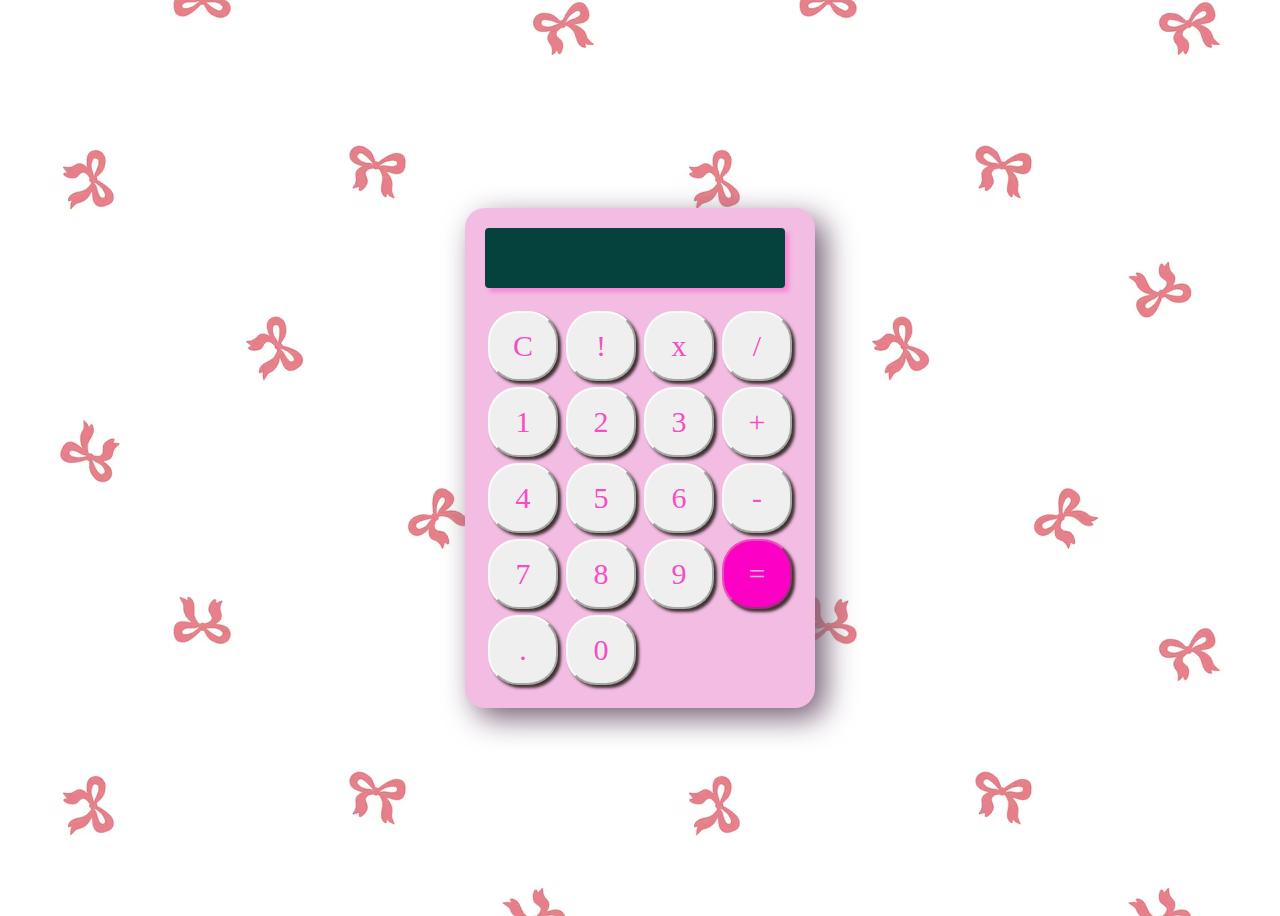
<file: projeto-js/calculadora/index.html>
<!DOCTYPE html>
<html lang="pt-br">

<head>
    <meta charset="UTF-8">
    <meta name="viewport" content="width=device-width, initial-scale=1.0">
    <title>🎀CALCULADORA🎀</title>
    <link rel="stylesheet" href="style.css">
</head>

<body>
    <div id="caixa">
        <div id="vizor"></div>
        <div id="b">
            <button onclick="limp()">C</button>
            <button onclick="delet()">!</button>
            <button onclick="num('*')">x</button>
            <button onclick="num('/')">/</button>
            <button onclick="num('1')">1</button>
            <button onclick="num('2')">2</button>
            <button onclick="num('3')">3</button>
            <button onclick="num('+')">+</button>
            <button onclick="num('4')">4</button>
            <button onclick="num('5')">5</button>
            <button onclick="num('6')">6</button>
            <button onclick="num('-')">-</button>
            <button onclick="num('7')">7</button>
            <button onclick="num('8')">8</button>
            <button onclick="num('9')">9</button>
            <button onclick="calcular()" id="ig">=</button>
            <button onclick="num('.')">.</button>
            <button onclick="num('0')" id="zero">0</button>

        </div>
    </div>
    <script src="script.js"></script>
</body>

</html>
</file>
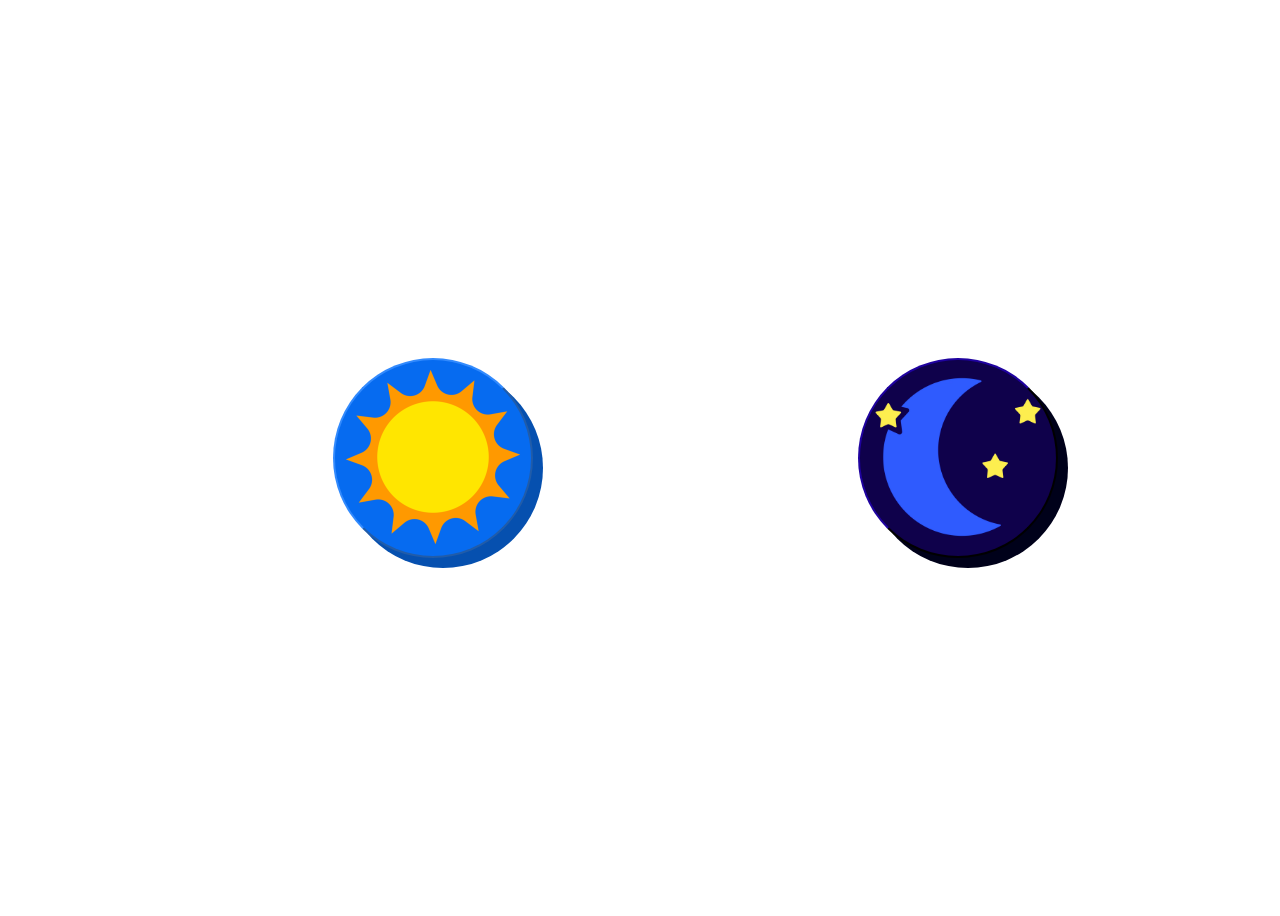
<file: projeto-js/claro-escuro/index.html>
<!DOCTYPE html>
<html lang="pt-br">

<head>
    <meta charset="UTF-8">
    <meta name="viewport" content="width=device-width, initial-scale=1.0">
    <title>☀🌙</title>
    <link rel="stylesheet" href="style.css">
</head>

<body>
    <div id="botaomudança">
        <button id="botaos" onclick="claro()">
            <img src="sol.png" alt="sol" width="180px;" height="180px;">
        </button>
        <button id="botaol" onclick="escuro()">
            <img src="lua" alt="lua" width="180px;" height="180px;">
        </button>
    </div>
</body>
<script src="script.js"></script>

</html>
</file>
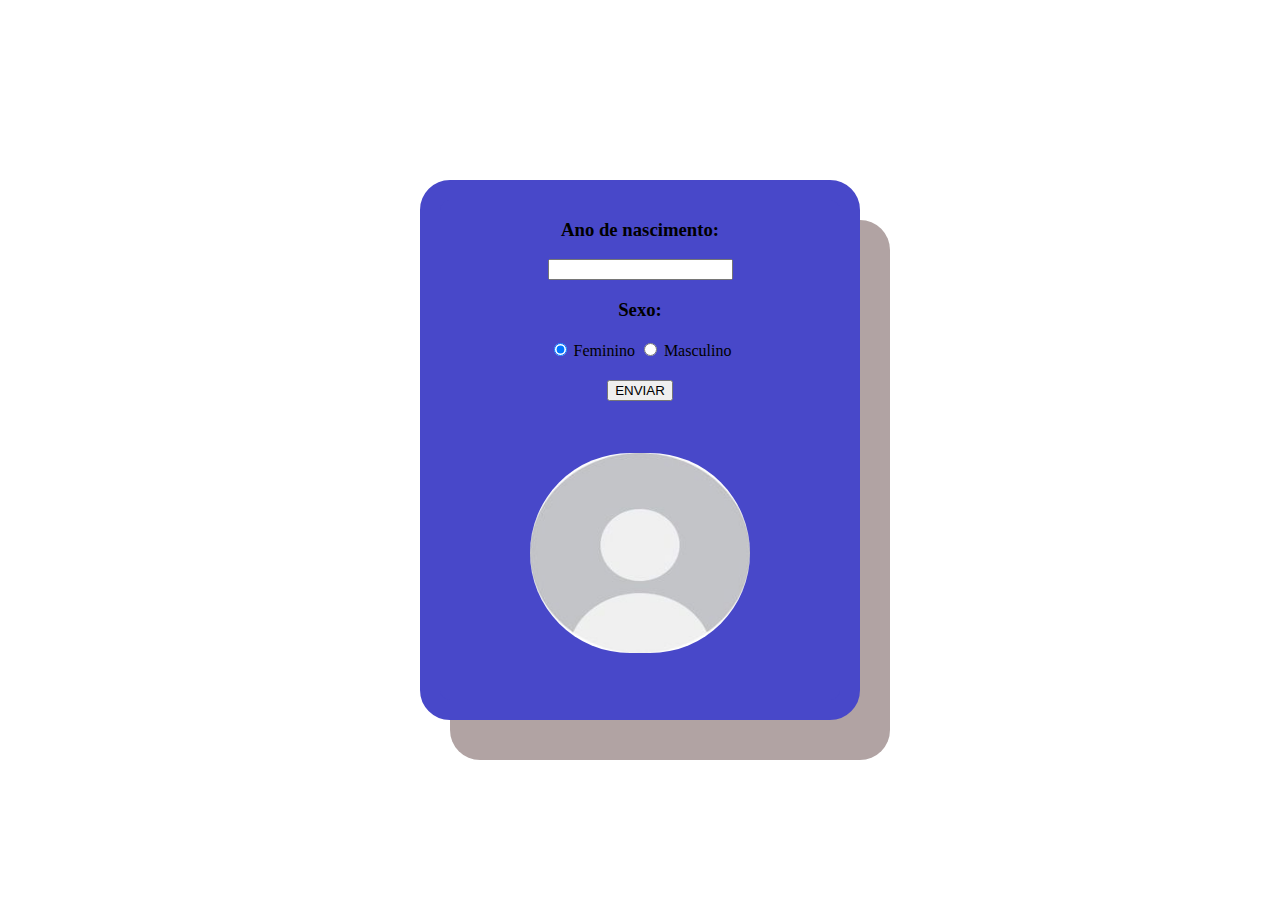
<file: projeto-js/dados/index.html>
<!DOCTYPE html>
<html lang="pt-br">

<head>
    <meta charset="UTF-8">
    <meta name="viewport" content="width=device-width, initial-scale=1.0">
    <title>Seus dados</title>
    <link rel="stylesheet" href="style.css">
</head>

<body>
    <div id="caixa">

        <h3>Ano de nascimento:</h3>
        <input type="number" id="data" min="0">
        <h3>Sexo:</h3>

        <div id="sel">

            <input type="radio" name="sex" id="fem" checked>
            <label for="fem">Feminino</label>
            <input type="radio" name="sex" id="mas">
            <label for="mas">Masculino</label>

        </div>

        <button onclick="executar()">ENVIAR</button>

        <p id="tex"></p>
        <img src="semp.jpg" alt="Pessoa" id="ft">
    </div>
    <script src="script.js"></script>
</body>

</html>
</file>
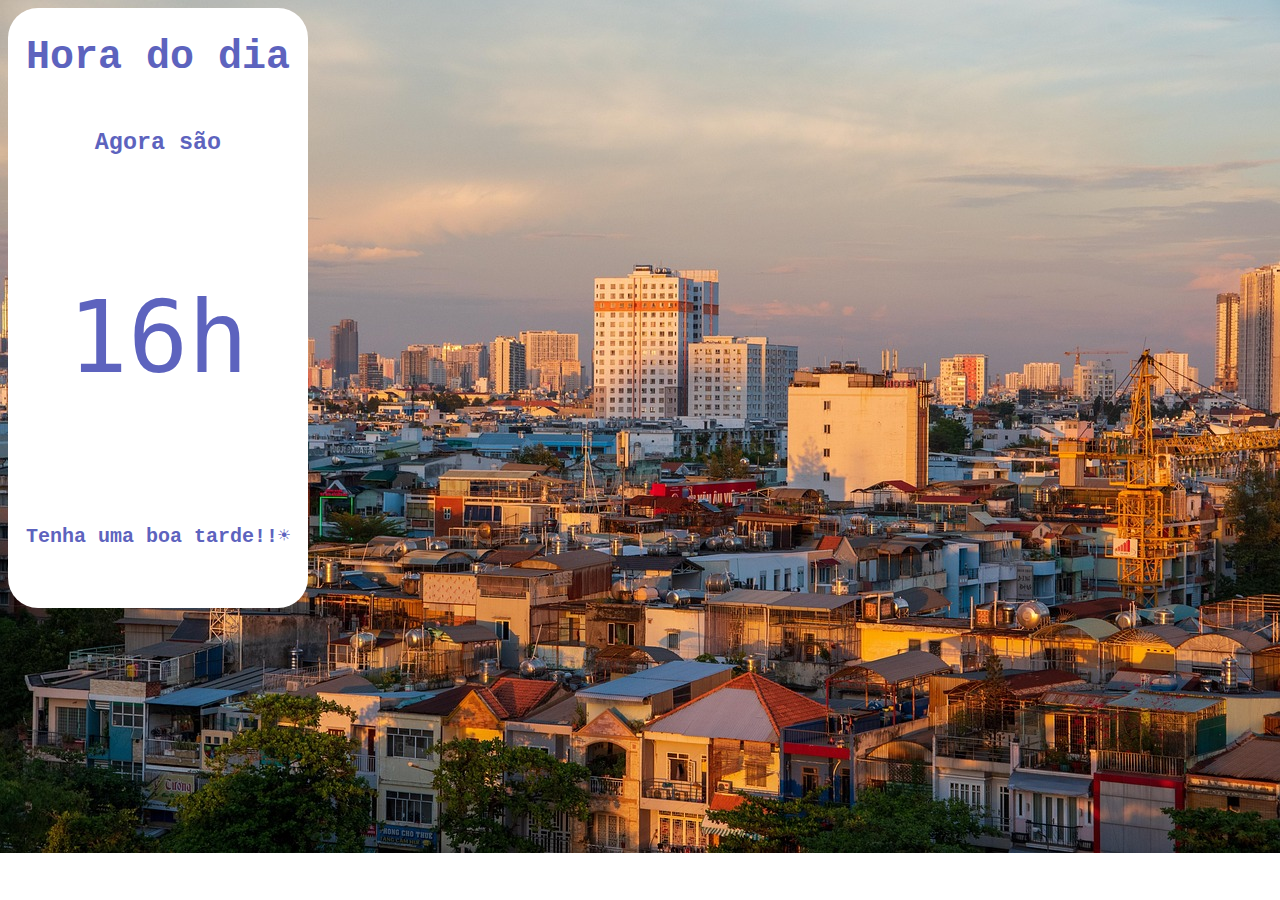
<file: projeto-js/hora-do-dia/index.html>
<!DOCTYPE html>
<html lang="pt-br">

<head>
    <meta charset="UTF-8">
    <meta name="viewport" content="width=device-width, initial-scale=1.0">
    <title>Dia, tarde e noite!</title>
    <link rel="stylesheet" href="style.css">
</head>

<body name="fundo">
    <div id="caixa">
    <h1>Hora do dia</h1>
    <h3>Agora são</h3>
    <p id="qhs"> </p>
    <h4 id="saudaçao"> </h4>
    </div>
    <script src="script.js"></script>
</body>

</html>
</file>
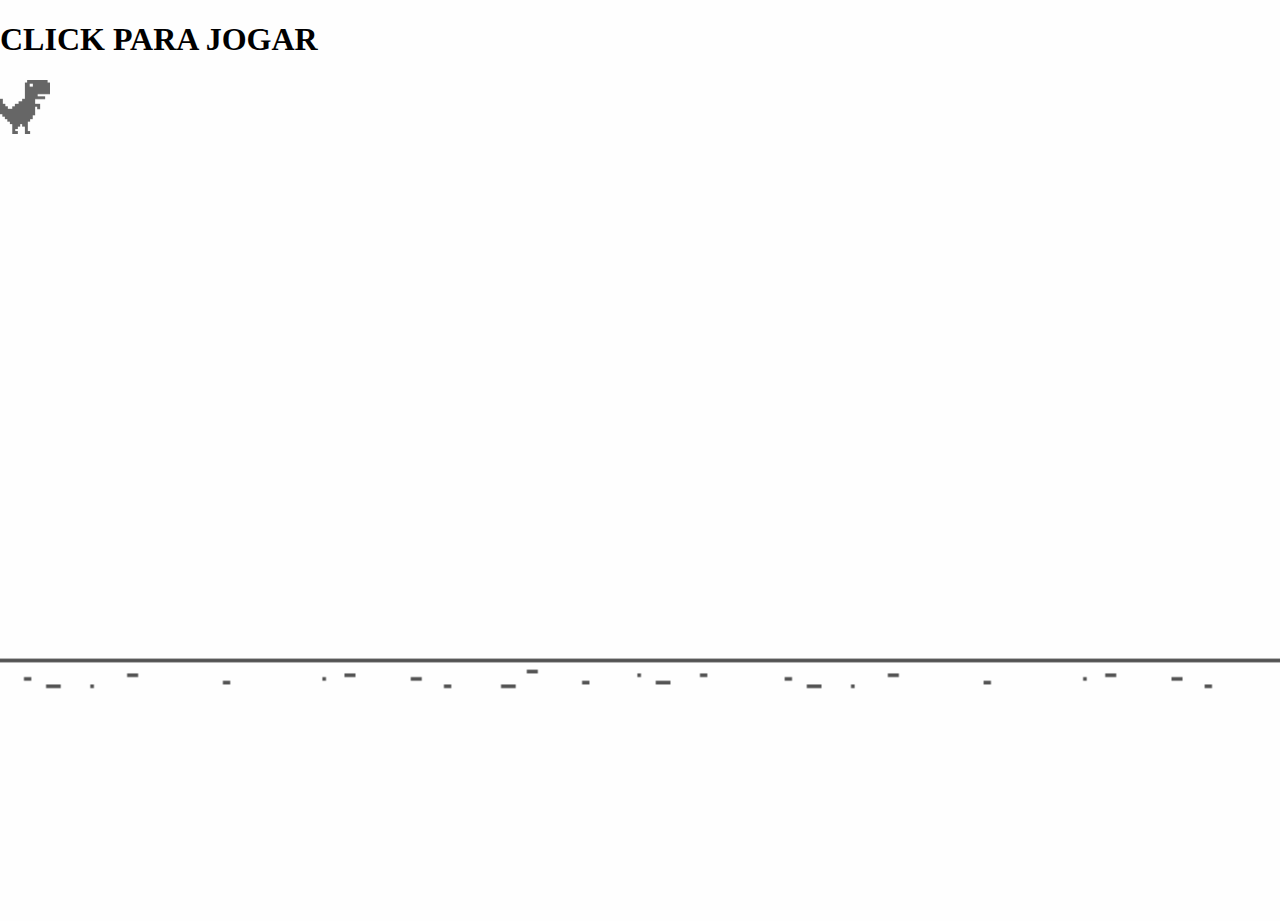
<file: projeto-js/mario/index.html>
<!DOCTYPE html>
<html lang="pt-br">

<head>
    <meta charset="UTF-8">
    <meta name="viewport" content="width=device-width, initial-scale=1.0">
    <title>Dino</title>
    <link rel="stylesheet" href="style.css">
</head>

<body onclick="jogar()">
    <div>
        <h1 id="txt">CLICK PARA JOGAR</h1>
    </div>
        <img src="dino.png" alt="" id="dino">
    <script src="script.js"></script>
</body>

</html>
</file>
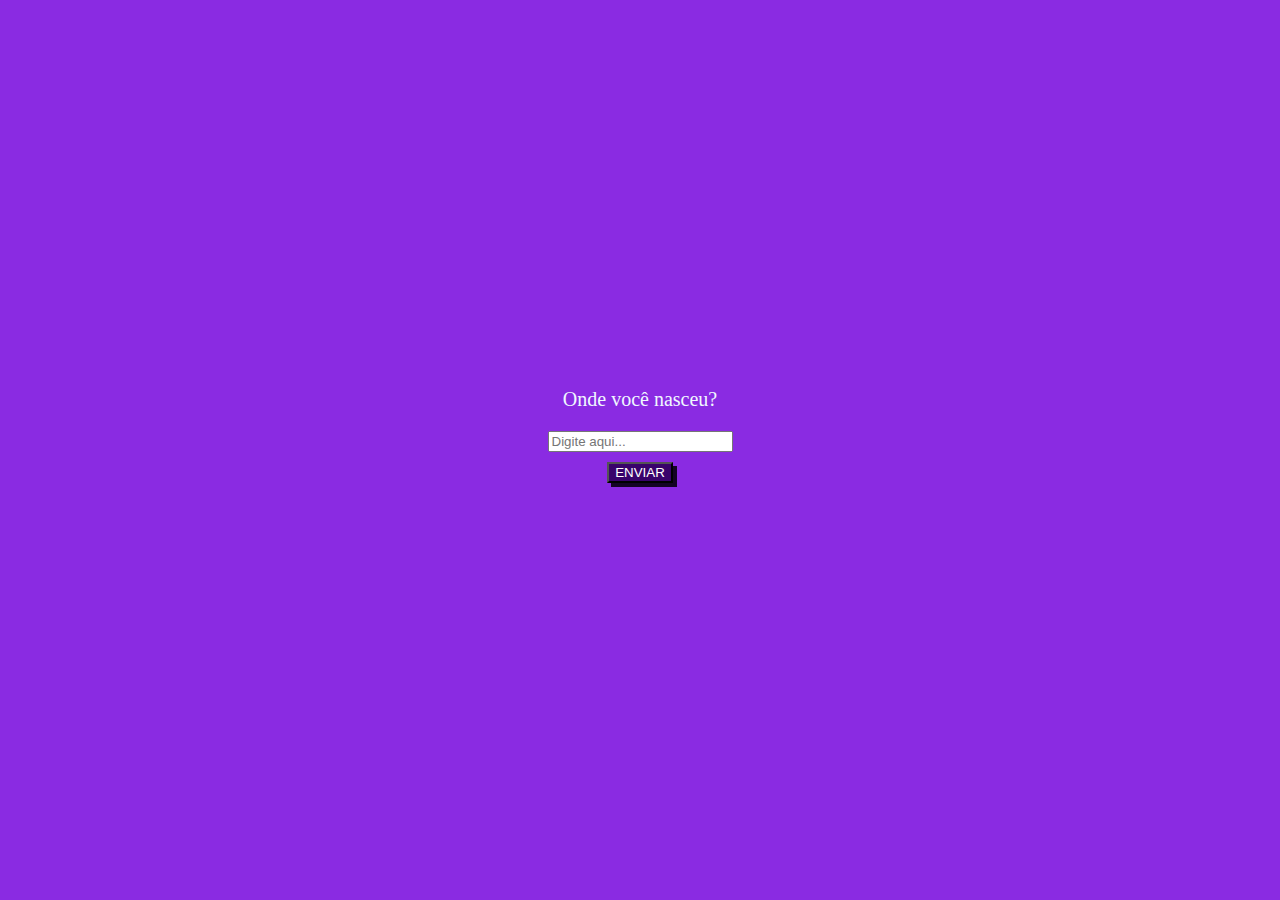
<file: projeto-js/mm/index.html>
<!DOCTYPE html>
<html lang="pt-br">

<head>
    <meta charset="UTF-8">
    <meta name="viewport" content="width=device-width, initial-scale=1.0">
    <title>:D</title>
    <link rel="stylesheet" href="style.css">
</head>

<body>

    <p>Onde você nasceu?</p>
    <input type="text" id="nacio" placeholder="Digite aqui...">
    <button onclick="nacionalidade()">ENVIAR</button>
    <p id="res"></p>
    <script src="script.js"></script>

</body>

</html>
</file>
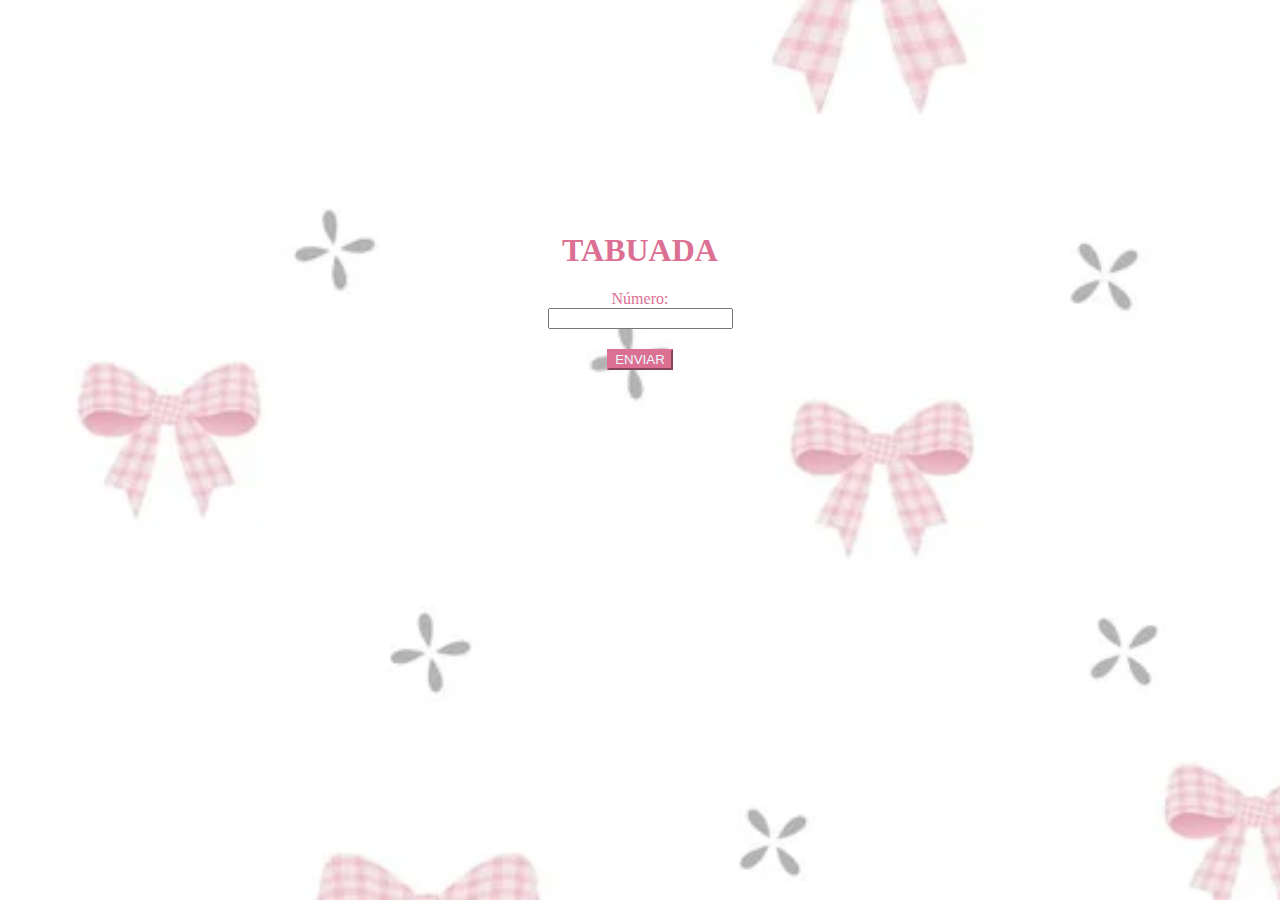
<file: projeto-js/tabuada/index.html>
<!DOCTYPE html>
<html lang="pt-br">

<head>
    <meta charset="UTF-8">
    <meta name="viewport" content="width=device-width, initial-scale=1.0">
    <title>TABUADA</title>
    <link rel="stylesheet" href="style.css">
</head>

<body>
    <h1>TABUADA</h1>
    <label for="num">Número:</label>
    <input type="number" name="num" id="num">
    <button onclick="tabuada()">ENVIAR</button>
    <div>
        <p id="r"></p>
    </div>
    <script src="script.js"></script>
</body>

</html>
</file>
<file: projeto-js/calculadora/style.css>
body {
    background-image: url(fundo.avif);
    display: flex;
    align-items: center;
    justify-content: center;
    height: 100vh;
    overflow: hidden;
}

#caixa {
    width: 350px;
    height: 500px;
    background-color: #f3bce2;
    box-shadow: 10px 10px 30px rgb(116, 94, 116);
    border-radius: 20px;
}

#vizor {
    margin: 20px;
    background-color: #06423d;
    width: 300px;
    height: 60px;
    font-size: 50px;
    color: #4f7e7a;
    font-family: 'Courier New', Courier, monospace;
    border-radius: 4px;
    text-align: right;
    box-shadow: 4px 4px 4px #fa84d5;
}

button {
    margin: 3px;
    margin-right: 1px;
    width: 70px;
    height: 70px;
    box-shadow: 3px 3px 3px #3f3131;
    border-radius: 30px;
    border-color: #fafafa;
    font-size: 30px;
    color: #f54ec3;
    font-family: noto sans-serif;

}

#b {
    margin: 20px;
    align-items: center;
    justify-content: center;
}

#ig {
    background-color: #fd00c6;
    border-color: #ec4fbd;
    color: #f3bce2;
}
</file>
<file: projeto-js/dados/style.css>
body {
    margin: 0;
    display: flex;
    align-items: center;
    justify-content: center;
    height: 100vh;
}

#caixa {
    display: flex;
    flex-direction: column;
    align-items: center;
    background-color: #4848c9;
    width: 400px;
    height: 500px;
    border: 20px solid #4848c9;
    border-radius: 30px;
    box-shadow: 30px 40px rgb(177, 163, 163) ;


}
#sel{
    margin-bottom: 20px;
}

#ft{
    margin: 20px;
    width: 220px;
    height: 200px;
    border-radius: 300px;
}
</file>
<file: projeto-js/hora-do-dia/style.css>
body{
    margin: 0;
    margin: 0;
    background-size: cover;
    background-repeat: no-repeat;
}
#caixa{
    margin: 8px;
    background-color: rgb(255, 255, 255);
    width: 300px;
    height: 600px;
    align-items: center;
    justify-items: center;
    flex-direction: column;
    display: flex;
    border-radius: 30px;
    font-size: 20px;
    color: rgb(93, 99, 190);
    font-family:Courier New,monospace;
}
p{
    font-size: 100px;
    font-family: OCR A Std,monospace;
}
</file>
<file: projeto-js/mario/style.css>
body {
    background-image: url(fundo.png);
    margin: 0;
    height: 100vh;
    background-size: cover;
    background-position-y: 200px;
    overflow: hidden;
    color: black;
    font-family: fantasy;
}

#dino {
    width: 50px;
}
</file>
<file: projeto-js/mm/style.css>
body {
    background-color: blueviolet;
    display: flex;
    margin: 0;
    height: 100vh;
    align-items: center;
    justify-content: center;
    flex-direction: column;
}

button {
    margin: 10px;
    background-color: #39036b;
    color: white;
    box-shadow: 4px 4px#140324;
}

p {
    color: aliceblue;
    font-size: 20px;
    font-family: Georgia, 'Times New Roman', Times, serif;
}
</file>
<file: projeto-js/tabuada/style.css>
body {
    margin: 0;
    display: flex;
    align-items: center;
    justify-content: center;
    height: 100vh;
    flex-direction: column;
    background-image: url(fundo.webp);
    background-size: cover;
    color: palevioletred;
}

img {
    width: 80px;
    height: 70px;
}

button {
    margin: 20px;
    color: aliceblue;
    background-color: palevioletred;
    border-color: palevioletred;
}

div {
    width: 300px;
    height: 300px;
    justify-items: center;
    font-size: 20px;
}
</file>
<file: projeto-js/claro-escuro/style.css>
body {
    background-color: rgb(255, 255, 255);
    overflow: hidden
}

#botaos {
    width: 200px;
    height: 200px;
    background-color: rgb(6, 107, 240);
    border-color: rgb(50, 138, 253);
    border-radius: 500px;
    box-shadow: 10px 10px rgb(6, 80, 175);
    margin: 325px;
}

#botaomudança {
    display: flex;
    align-self: center;
    justify-items: center;
    align-items: center;
    height: 100vh;
    margin: 0;
}

#botaol {
    width: 200px;
    height: 200px;
    background-color: #0f014b;
    border-color: #0f014b;
    border-radius: 500px;
    box-shadow: 10px 10px rgb(0, 1, 26);
}
</file>
